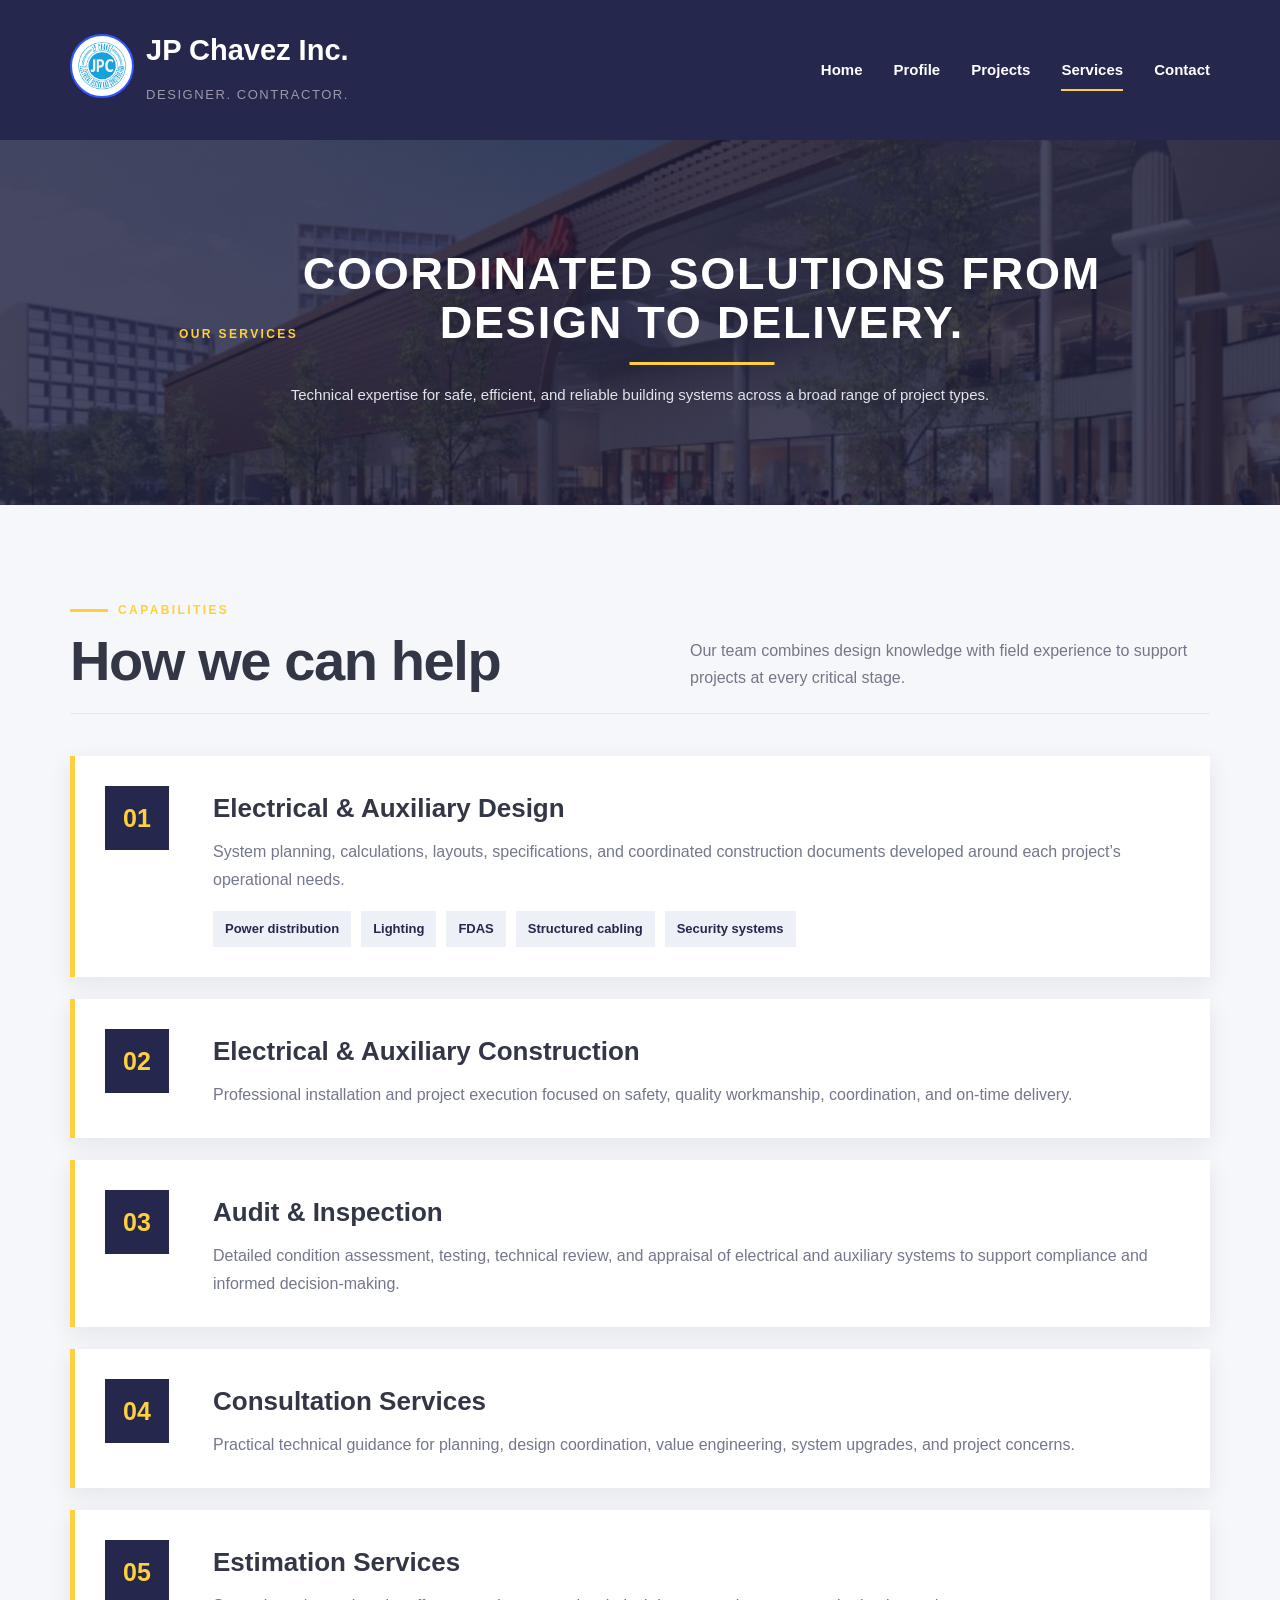
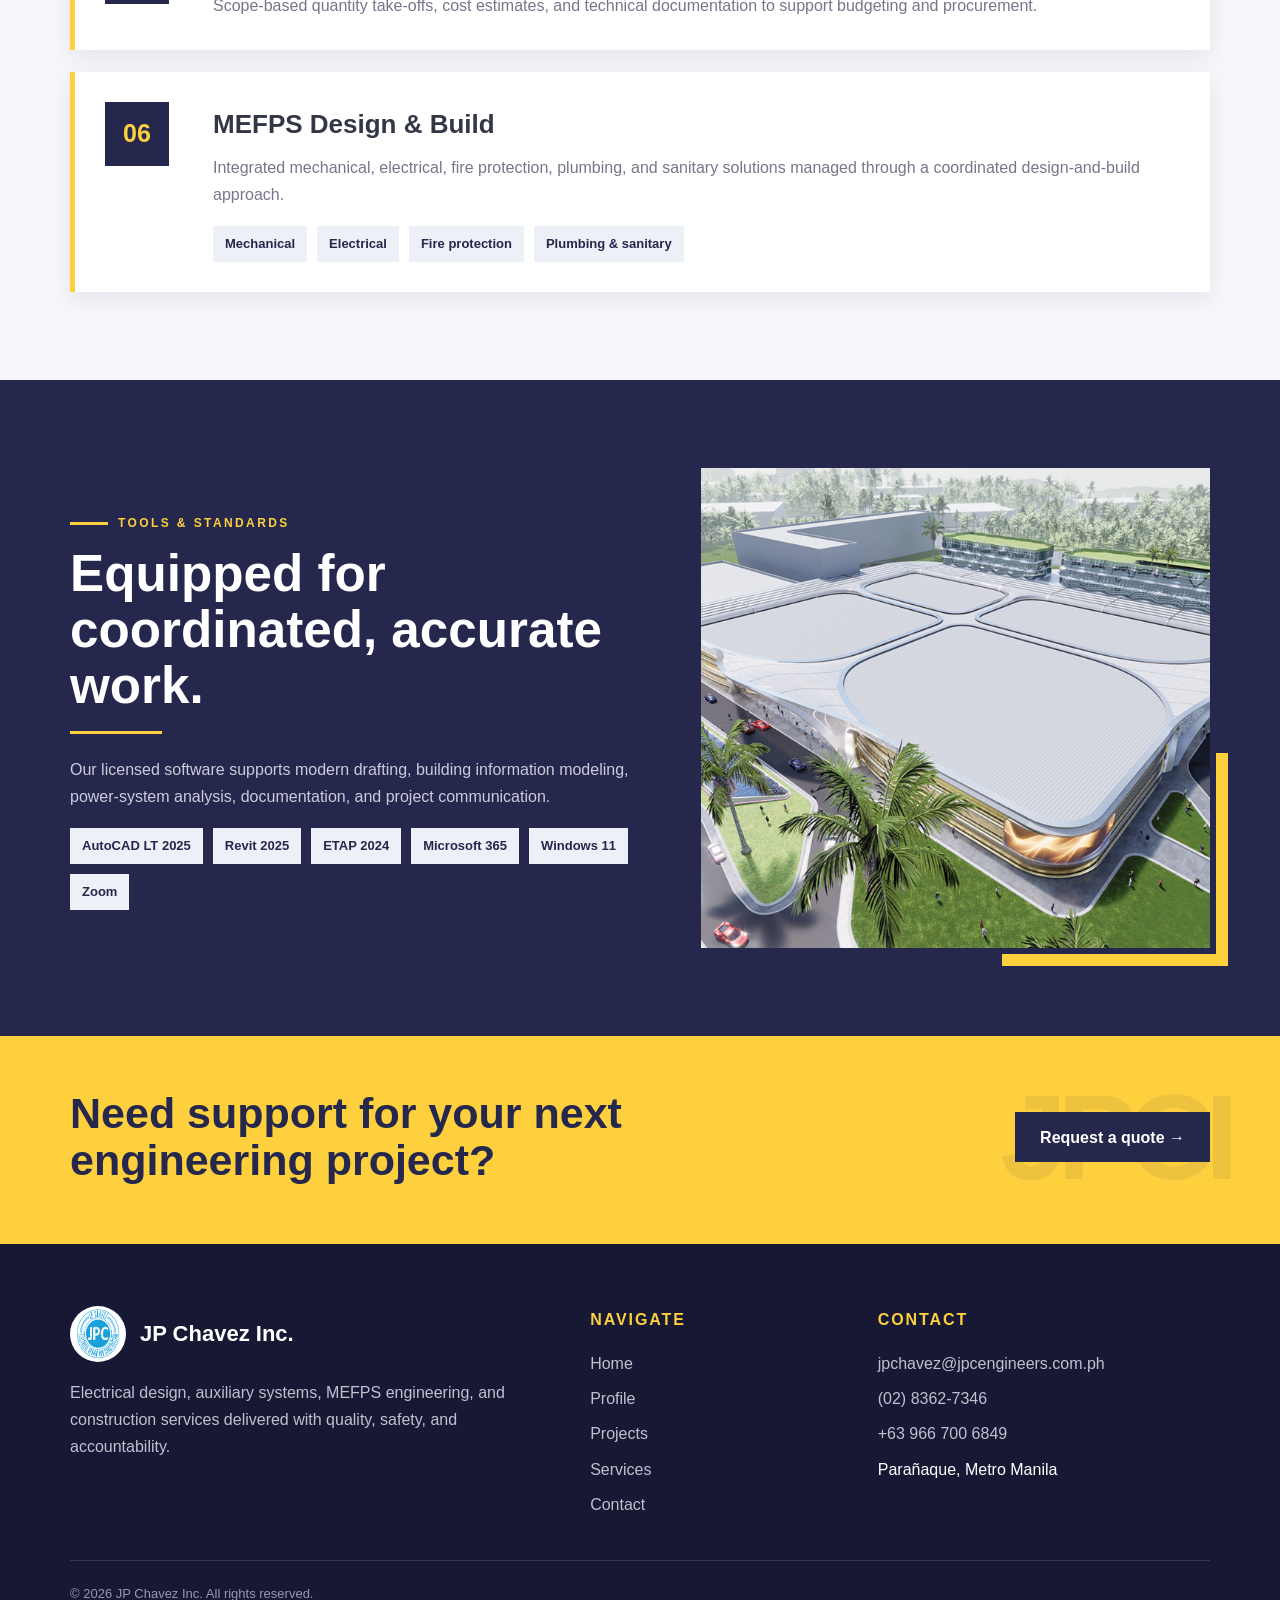
<file: services.html>
<!doctype html>
<html lang="en">
  <head>
    <meta charset="utf-8" />
    <meta name="viewport" content="width=device-width,initial-scale=1" />
    <meta
      name="description"
      content="Electrical and auxiliary design, construction, audit, inspection, consultation, estimation, and integrated MEFPS services from JP Chavez Inc."
    />
    <title>Services | JP Chavez Inc.</title>
    <link rel="stylesheet" href="assets/style.css" />
    <link rel="stylesheet" href="assets/template-theme.css" />
  </head>
  <body>
    <a class="skip-link" href="#main">Skip to content</a>
    <header class="site-header">
      <div class="container header-inner">
        <a class="brand" href="index.html"
          ><img src="assets/jpc-logo.png" alt="JP Chavez logo" /><span
            ><strong>JP Chavez Inc.</strong
            ><small>DESIGNER. CONTRACTOR.</small></span
          ></a
        ><button
          class="menu-toggle"
          aria-expanded="false"
          aria-label="Open navigation"
        >
          ☰
        </button>
        <nav class="nav" aria-label="Main navigation">
          <a href="index.html">Home</a><a href="profile.html">Profile</a
          ><a href="projects.html">Projects</a
          ><a href="services.html" aria-current="page">Services</a
          ><a href="contact.html">Contact</a>
        </nav>
      </div>
    </header>
    <main id="main">
      <section
        class="page-hero"
        style="
          background-image:
            linear-gradient(rgba(24, 26, 58, 0.8), rgba(24, 26, 58, 0.8)),
            url(&quot;assets/marquee-mall-expansion.png&quot;);
        "
      >
        <div class="page-intro">
          <span class="eyebrow">Our services</span>
          <h1>Coordinated solutions from<br />design to delivery.</h1>
          <p>
            Technical expertise for safe, efficient, and reliable building
            systems across a broad range of project types.
          </p>
        </div>
      </section>
      <section class="section section-soft">
        <div class="container">
          <div class="section-head">
            <div>
              <span class="eyebrow">Capabilities</span>
              <h2>How we can help</h2>
            </div>
            <p>
              Our team combines design knowledge with field experience to
              support projects at every critical stage.
            </p>
          </div>
          <div class="service-list">
            <article class="service-row">
              <div class="service-icon">01</div>
              <div>
                <h2>Electrical & Auxiliary Design</h2>
                <p>
                  System planning, calculations, layouts, specifications, and
                  coordinated construction documents developed around each
                  project’s operational needs.
                </p>
                <div class="systems">
                  <span class="tag">Power distribution</span
                  ><span class="tag">Lighting</span><span class="tag">FDAS</span
                  ><span class="tag">Structured cabling</span
                  ><span class="tag">Security systems</span>
                </div>
              </div>
            </article>
            <article class="service-row">
              <div class="service-icon">02</div>
              <div>
                <h2>Electrical & Auxiliary Construction</h2>
                <p>
                  Professional installation and project execution focused on
                  safety, quality workmanship, coordination, and on-time
                  delivery.
                </p>
              </div>
            </article>
            <article class="service-row">
              <div class="service-icon">03</div>
              <div>
                <h2>Audit & Inspection</h2>
                <p>
                  Detailed condition assessment, testing, technical review, and
                  appraisal of electrical and auxiliary systems to support
                  compliance and informed decision-making.
                </p>
              </div>
            </article>
            <article class="service-row">
              <div class="service-icon">04</div>
              <div>
                <h2>Consultation Services</h2>
                <p>
                  Practical technical guidance for planning, design
                  coordination, value engineering, system upgrades, and project
                  concerns.
                </p>
              </div>
            </article>
            <article class="service-row">
              <div class="service-icon">05</div>
              <div>
                <h2>Estimation Services</h2>
                <p>
                  Scope-based quantity take-offs, cost estimates, and technical
                  documentation to support budgeting and procurement.
                </p>
              </div>
            </article>
            <article class="service-row">
              <div class="service-icon">06</div>
              <div>
                <h2>MEFPS Design & Build</h2>
                <p>
                  Integrated mechanical, electrical, fire protection, plumbing,
                  and sanitary solutions managed through a coordinated
                  design-and-build approach.
                </p>
                <div class="systems">
                  <span class="tag">Mechanical</span
                  ><span class="tag">Electrical</span
                  ><span class="tag">Fire protection</span
                  ><span class="tag">Plumbing & sanitary</span>
                </div>
              </div>
            </article>
          </div>
        </div>
      </section>
      <section class="section section-dark">
        <div class="container intro-grid">
          <div class="intro-copy">
            <span class="eyebrow">Tools & standards</span>
            <h2>Equipped for coordinated, accurate work.</h2>
            <p style="color: #cbcddc">
              Our licensed software supports modern drafting, building
              information modeling, power-system analysis, documentation, and
              project communication.
            </p>
            <div class="systems">
              <span class="tag">AutoCAD LT 2025</span
              ><span class="tag">Revit 2025</span
              ><span class="tag">ETAP 2024</span
              ><span class="tag">Microsoft 365</span
              ><span class="tag">Windows 11</span><span class="tag">Zoom</span>
            </div>
          </div>
          <div class="intro-media">
            <img
              src="assets/casa-blanca-hoteland-casino.png"
              alt="Casa Blanca Hotel and Casino perspective"
            />
          </div>
        </div>
      </section>
      <section class="cta">
        <div class="container cta-inner">
          <h2>Need support for your next<br />engineering project?</h2>
          <a class="btn" href="contact.html">Request a quote →</a>
        </div>
      </section>
    </main>
    <footer class="site-footer">
      <div class="container">
        <div class="footer-grid">
          <div>
            <div class="footer-brand">
              <img src="assets/jpc-logo.png" alt="" /><strong
                >JP Chavez Inc.</strong
              >
            </div>
            <p>
              Electrical design, auxiliary systems, MEFPS engineering, and
              construction services delivered with quality, safety, and
              accountability.
            </p>
          </div>
          <div>
            <h3>Navigate</h3>
            <div class="footer-links">
              <a href="index.html">Home</a><a href="profile.html">Profile</a
              ><a href="projects.html">Projects</a
              ><a href="services.html">Services</a
              ><a href="contact.html">Contact</a>
            </div>
          </div>
          <div>
            <h3>Contact</h3>
            <div class="footer-links">
              <a href="mailto:jpchavez@jpcengineers.com.ph"
                >jpchavez@jpcengineers.com.ph</a
              ><a href="tel:+63283627346">(02) 8362-7346</a
              ><a href="tel:+639667006849">+63 966 700 6849</a
              ><span>Parañaque, Metro Manila</span>
            </div>
          </div>
        </div>
        <div class="copyright">
          © <span data-year></span> JP Chavez Inc. All rights reserved.
        </div>
      </div>
    </footer>
    <script src="assets/site.js"></script>
  </body>
</html>
</file>
<file: assets/style.css>
:root{--navy:#25274d;--navy-2:#171934;--yellow:#fed03d;--blue:#19a9e5;--ink:#202235;--muted:#6d7183;--line:#e8e9ef;--paper:#f6f7fa;--white:#fff;--shadow:0 20px 60px rgba(25,28,61,.13)}
*{box-sizing:border-box}html{scroll-behavior:smooth}body{margin:0;color:var(--ink);background:#fff;font:16px/1.7 Arial,Helvetica,sans-serif}img{max-width:100%;display:block}a{color:inherit;text-decoration:none}button,input,textarea{font:inherit}.container{width:min(1120px,calc(100% - 40px));margin:auto}.skip-link{position:fixed;top:-60px;left:16px;z-index:2000;background:var(--yellow);padding:10px 16px;font-weight:700}.skip-link:focus{top:12px}.site-header{position:sticky;top:0;z-index:1000;background:rgba(37,39,77,.98);box-shadow:0 4px 22px rgba(7,9,28,.18)}.header-inner{min-height:104px;display:flex;align-items:center;justify-content:space-between;gap:28px}.brand{display:flex;align-items:center;gap:14px;color:#fff}.brand img{width:58px;height:58px;object-fit:contain;background:#fff;border-radius:50%;padding:3px}.brand strong{display:block;font-size:24px;line-height:1.1}.brand small{display:block;color:#b7b8c8;font-size:11px;letter-spacing:.18em;margin-top:8px}.nav{display:flex;align-items:center;gap:28px}.nav a{position:relative;color:#fff;font-weight:700;font-size:14px;padding:11px 0}.nav a:after{content:"";position:absolute;left:0;right:0;bottom:4px;height:3px;background:var(--yellow);transform:scaleX(0);transition:.25s}.nav a:hover:after,.nav a[aria-current="page"]:after{transform:scaleX(1)}.menu-toggle{display:none;border:0;background:transparent;color:#fff;font-size:28px;padding:8px}.hero{position:relative;min-height:650px;display:grid;align-items:center;color:#fff;background:linear-gradient(90deg,rgba(18,20,51,.92) 0%,rgba(18,20,51,.65) 56%,rgba(18,20,51,.28) 100%),url('ayala-cerca.png') center/cover no-repeat}.hero-copy{max-width:760px;padding:95px 0}.eyebrow{display:inline-flex;align-items:center;gap:10px;color:var(--yellow);font-size:13px;font-weight:800;letter-spacing:.18em;text-transform:uppercase}.eyebrow:before{content:"";width:38px;height:3px;background:currentColor}.hero h1{font-size:clamp(44px,7vw,82px);line-height:1.02;margin:20px 0 22px;letter-spacing:-.035em}.hero h1 span{color:var(--yellow)}.hero p{max-width:680px;margin:0 0 34px;color:#e5e6ef;font-size:18px}.btn{display:inline-flex;align-items:center;justify-content:center;gap:10px;min-height:50px;padding:0 23px;border:2px solid var(--yellow);background:var(--yellow);color:var(--navy-2);font-weight:800;transition:.2s}.btn:hover{transform:translateY(-2px);box-shadow:0 10px 25px rgba(254,208,61,.22)}.btn-outline{background:transparent;color:#fff;margin-left:10px}.section{padding:92px 0}.section-soft{background:var(--paper)}.section-dark{background:var(--navy);color:#fff}.section-head{display:flex;justify-content:space-between;align-items:end;gap:30px;margin-bottom:42px}.section-head h2,.page-intro h1{font-size:clamp(34px,5vw,56px);line-height:1.08;margin:10px 0 0;letter-spacing:-.025em}.section-head p{max-width:520px;color:var(--muted);margin:0}.section-dark .section-head p{color:#cbcddc}.intro-grid{display:grid;grid-template-columns:1.05fr .95fr;gap:68px;align-items:center}.intro-media{position:relative}.intro-media img{width:100%;height:480px;object-fit:cover}.intro-media:after{content:"";position:absolute;right:-18px;bottom:-18px;width:42%;height:42%;border-right:12px solid var(--yellow);border-bottom:12px solid var(--yellow)}.intro-copy h2{font-size:clamp(34px,4vw,52px);line-height:1.1;margin:12px 0 22px}.intro-copy p{color:var(--muted)}.facts{display:grid;grid-template-columns:repeat(3,1fr);gap:1px;background:var(--line);margin-top:34px;border:1px solid var(--line)}.fact{padding:19px;background:#fff}.fact strong{display:block;color:var(--navy);font-size:24px}.fact span{font-size:12px;color:var(--muted);text-transform:uppercase;letter-spacing:.1em}.service-grid{display:grid;grid-template-columns:repeat(4,1fr);gap:18px}.service-card{padding:32px 25px;background:#fff;border-top:5px solid var(--yellow);box-shadow:var(--shadow)}.service-card .number{color:#c7c9d7;font-size:13px;font-weight:800}.service-card h3{font-size:21px;line-height:1.25;margin:25px 0 12px}.service-card p{margin:0;color:var(--muted);font-size:15px}.project-grid{display:grid;grid-template-columns:repeat(12,1fr);grid-auto-rows:270px;gap:18px}.project-card{position:relative;overflow:hidden;color:#fff}.project-card:nth-child(1){grid-column:span 7}.project-card:nth-child(2){grid-column:span 5}.project-card:nth-child(3){grid-column:span 5}.project-card:nth-child(4){grid-column:span 7}.project-card img{width:100%;height:100%;object-fit:cover;transition:.5s}.project-card:after{content:"";position:absolute;inset:0;background:linear-gradient(transparent 38%,rgba(12,14,37,.9))}.project-card:hover img{transform:scale(1.05)}.project-label{position:absolute;z-index:1;left:25px;bottom:20px}.project-label small{color:var(--yellow);text-transform:uppercase;letter-spacing:.14em}.project-label h3{margin:4px 0 0;font-size:23px}.cta{padding:54px 0;background:var(--yellow)}.cta-inner{display:flex;align-items:center;justify-content:space-between;gap:30px}.cta h2{font-size:clamp(27px,4vw,43px);line-height:1.1;margin:0;color:var(--navy)}.cta .btn{background:var(--navy);border-color:var(--navy);color:#fff}.page-hero{position:relative;min-height:390px;display:grid;place-items:center;text-align:center;color:#fff;background:linear-gradient(rgba(24,26,58,.78),rgba(24,26,58,.78)),url('monde-nissin.png') center/cover no-repeat}.page-intro{padding:55px 20px}.page-intro p{max-width:760px;margin:18px auto 0;color:#e2e3eb}.page-intro .eyebrow:before{display:none}.profile-story{display:grid;grid-template-columns:1fr 1fr;gap:70px;align-items:center}.profile-story h2,.founder-copy h2{font-size:42px;line-height:1.1;margin:0 0 22px}.profile-story p,.founder-copy p{color:var(--muted)}.mission-grid{display:grid;grid-template-columns:1fr 1fr;gap:24px}.mission-card{padding:40px;background:#fff;border-left:7px solid var(--yellow);box-shadow:var(--shadow)}.mission-card h3{font-size:29px;margin:0 0 14px}.founder-grid{display:grid;grid-template-columns:370px 1fr;gap:70px;align-items:center}.founder-photo{background:var(--paper);padding:20px;border-bottom:12px solid var(--yellow)}.founder-photo img{width:100%;max-height:520px;object-fit:contain}.service-list{display:grid;gap:22px}.service-row{display:grid;grid-template-columns:84px 1fr;gap:24px;padding:30px;background:#fff;border:1px solid var(--line)}.service-icon{width:64px;height:64px;display:grid;place-items:center;background:var(--navy);color:var(--yellow);font-size:25px;font-weight:900}.service-row h2{font-size:26px;margin:0 0 8px}.service-row p{color:var(--muted);margin:0}.systems{display:flex;flex-wrap:wrap;gap:10px;margin-top:18px}.tag{padding:7px 12px;background:#eef0f7;color:var(--navy);font-size:13px;font-weight:700}.contact-grid{display:grid;grid-template-columns:.9fr 1.1fr;gap:60px}.contact-details{display:grid;gap:16px}.contact-item{padding:23px;background:var(--paper);border-left:5px solid var(--yellow)}.contact-item strong{display:block;margin-bottom:4px;color:var(--navy)}.contact-item a{color:var(--muted)}.contact-form{padding:38px;background:var(--navy);color:#fff}.contact-form h2{font-size:34px;margin:0 0 7px}.contact-form>p{color:#c9cad6;margin:0 0 24px}.form-grid{display:grid;grid-template-columns:1fr 1fr;gap:16px}.field{display:grid;gap:7px}.field.full{grid-column:1/-1}.field label{font-size:13px;font-weight:700}.field input,.field textarea{width:100%;padding:13px 14px;border:1px solid #626580;background:#fff;color:var(--ink)}.field textarea{min-height:130px;resize:vertical}.form-note{margin:13px 0 0;color:#bfc1cf;font-size:13px}.map-placeholder{min-height:260px;margin-top:26px;display:grid;place-items:center;text-align:center;background:linear-gradient(135deg,#e9ebf2,#d8dbe7);color:var(--navy)}.site-footer{background:var(--navy-2);color:#fff;padding:62px 0 24px}.footer-grid{display:grid;grid-template-columns:1.4fr .7fr 1fr;gap:55px}.footer-brand{display:flex;align-items:center;gap:14px;margin-bottom:17px}.footer-brand img{width:56px;height:56px;background:#fff;border-radius:50%;padding:3px}.footer-brand strong{font-size:22px}.site-footer p,.site-footer a{color:#bfc1cf}.site-footer h3{font-size:16px;color:var(--yellow);text-transform:uppercase;letter-spacing:.12em;margin:0 0 17px}.footer-links{display:grid;gap:8px}.copyright{border-top:1px solid #333652;margin-top:42px;padding-top:22px;color:#9699ad;font-size:13px}
@media(max-width:900px){.header-inner{min-height:82px}.menu-toggle{display:block}.nav{position:absolute;top:100%;left:0;right:0;display:none;flex-direction:column;align-items:stretch;gap:0;padding:12px 20px 22px;background:var(--navy);border-top:1px solid #3d4069}.nav.open{display:flex}.nav a{padding:12px}.nav a:after{display:none}.hero{min-height:580px}.intro-grid,.profile-story,.founder-grid,.contact-grid{grid-template-columns:1fr;gap:42px}.intro-media{order:-1}.service-grid{grid-template-columns:1fr 1fr}.founder-photo{max-width:430px}.footer-grid{grid-template-columns:1fr 1fr}.footer-grid>div:first-child{grid-column:1/-1}}
@media(max-width:620px){.container{width:min(100% - 28px,1120px)}.brand strong{font-size:19px}.brand small{font-size:9px}.brand img{width:48px;height:48px}.hero{min-height:590px}.hero-copy{padding:72px 0}.hero h1{font-size:45px}.hero p{font-size:16px}.btn{width:100%;margin:0 0 10px}.btn-outline{margin-left:0}.section{padding:68px 0}.section-head{display:block}.section-head p{margin-top:16px}.intro-media img{height:340px}.facts{grid-template-columns:1fr}.service-grid{grid-template-columns:1fr}.project-grid{display:block}.project-card{height:280px;margin-bottom:15px}.mission-grid{grid-template-columns:1fr}.founder-grid{grid-template-columns:1fr}.service-row{grid-template-columns:58px 1fr;padding:22px 18px}.service-icon{width:50px;height:50px}.cta-inner{display:block}.cta .btn{margin-top:25px}.form-grid{grid-template-columns:1fr}.field.full{grid-column:auto}.contact-form{padding:27px 20px}.footer-grid{grid-template-columns:1fr}.footer-grid>div:first-child{grid-column:auto}}
.portfolio-grid{display:grid;grid-template-columns:repeat(2,1fr);gap:24px}.portfolio-card{background:#fff;box-shadow:var(--shadow);overflow:hidden}.portfolio-card img{width:100%;height:310px;object-fit:cover;transition:transform .45s ease}.portfolio-card:hover img{transform:scale(1.035)}.portfolio-copy{padding:25px}.portfolio-copy small{color:#777b8d;font-size:12px;font-weight:800;letter-spacing:.13em;text-transform:uppercase}.portfolio-copy h2{font-size:25px;line-height:1.2;margin:7px 0 8px}.portfolio-copy p{margin:0;color:var(--muted);font-size:15px}@media(max-width:620px){.portfolio-grid{grid-template-columns:1fr}.portfolio-card img{height:240px}}
</file>
<file: assets/template-theme.css>
:root{--navy:#25274d;--navy-deep:#1b1d3c;--yellow:#fed03d;--blue:#3155ff;--text:#333645;--muted:#747789;--soft:#f5f6f8;--line:#e7e8ed}body{color:var(--text);background:#fff;font-family:Arial,Helvetica,sans-serif}.container{width:min(1140px,calc(100% - 48px))}.site-header{min-height:140px;background:#25274d;box-shadow:none}.header-inner{min-height:140px}.brand{align-items:flex-start;gap:12px}.brand img{flex:0 0 64px;width:64px;height:64px;border:2px solid #3155ff;padding:2px}.brand strong{font-size:29px;line-height:1.15}.brand small{margin-top:17px;color:#9999a8;font-size:13px;font-weight:400;letter-spacing:.12em}.nav{gap:31px}.nav a{font-size:15px;font-weight:600;padding:10px 0}.nav a:after{bottom:2px;height:2px}.hero{min-height:590px;background-position:center 44%}.hero:after{content:"";position:absolute;right:0;bottom:0;width:42%;height:8px;background:var(--yellow)}.hero-copy{position:relative;z-index:1;max-width:780px;padding:85px 0}.hero h1{max-width:760px;font-size:clamp(46px,6vw,76px);text-transform:none}.hero p{max-width:700px;font-size:17px;line-height:1.75}.eyebrow{font-size:12px;letter-spacing:.2em}.section{padding:88px 0}.section-head{padding-bottom:22px;border-bottom:1px solid var(--line)}.section-head h2,.page-intro h1{font-weight:700}.intro-copy h2,.profile-story h2,.founder-copy h2{position:relative;padding-bottom:19px}.intro-copy h2:after,.profile-story h2:after,.founder-copy h2:after{content:"";position:absolute;left:0;bottom:0;width:92px;height:3px;background:var(--yellow)}.facts{border:0;background:transparent;gap:12px}.fact{border-left:4px solid var(--yellow);background:var(--soft)}.service-card{border-top:0;border-bottom:5px solid var(--yellow);box-shadow:0 8px 26px rgba(28,30,64,.1)}.service-card .number{display:inline-grid;place-items:center;width:36px;height:36px;background:var(--navy);color:var(--yellow)}.project-card,.portfolio-card,.intro-media img,.founder-photo,.contact-form{border-radius:0}.page-hero{min-height:365px;padding:70px 5%;background-position:center;background-size:cover}.page-intro{width:min(1120px,100%);padding:0}.page-intro .eyebrow{color:var(--yellow)}.page-intro h1{position:relative;display:inline-block;padding-bottom:17px;color:#fff;font-size:clamp(30px,4vw,45px);line-height:1.1;text-transform:uppercase;letter-spacing:.04em}.page-intro h1:after{content:"";position:absolute;left:50%;bottom:0;width:145px;height:3px;background:var(--yellow);transform:translateX(-50%)}.page-intro p{font-size:15px;line-height:1.55}.mission-card{border-left:0;border-top:5px solid var(--yellow);box-shadow:0 8px 26px rgba(28,30,64,.1)}.service-row{border:0;border-left:5px solid var(--yellow);box-shadow:0 7px 22px rgba(28,30,64,.08)}.portfolio-card{border-bottom:4px solid var(--yellow);box-shadow:0 8px 26px rgba(28,30,64,.1)}.portfolio-copy h2{color:var(--navy)}.contact-item{background:#fff;border:1px solid var(--line);border-left:5px solid var(--yellow)}.contact-form{border-top:7px solid var(--yellow)}.cta{position:relative;overflow:hidden}.cta:after{content:"JPCI";position:absolute;right:4%;top:50%;transform:translateY(-50%);color:rgba(37,39,77,.08);font-size:120px;font-weight:900;letter-spacing:-.08em}.cta-inner{position:relative;z-index:1}.site-footer{border-top:5px solid var(--yellow)}
@media(max-width:900px){.site-header,.header-inner{min-height:0}.header-inner{padding:20px 0}.brand{align-items:center}.brand small{margin-top:8px}.nav{gap:0}.hero{min-height:560px}.page-hero{min-height:320px}}
@media(max-width:620px){.container{width:min(100% - 30px,1140px)}.brand img{flex-basis:52px;width:52px;height:52px}.brand strong{font-size:23px}.brand small{font-size:10px}.hero h1{font-size:43px}.page-intro h1{font-size:28px}.cta:after{display:none}}
body{animation:pageEnter .55s cubic-bezier(.22,.61,.36,1) both;transition:opacity .22s ease,transform .22s ease}body.page-leaving{opacity:0;transform:translateY(6px)}@keyframes pageEnter{from{opacity:0;transform:translateY(8px)}to{opacity:1;transform:none}}.motion-ready .reveal{opacity:0;transform:translateY(30px);transition:opacity .72s cubic-bezier(.22,.61,.36,1),transform .72s cubic-bezier(.22,.61,.36,1)}.motion-ready .reveal.reveal-left{transform:translateX(-34px)}.motion-ready .reveal.reveal-right{transform:translateX(34px)}.motion-ready .reveal.is-visible{opacity:1;transform:none}.btn,.nav a,.service-card,.mission-card,.service-row,.portfolio-card,.project-card,.contact-item,.fact,.brand img{transition:transform .28s ease,box-shadow .28s ease,background-color .28s ease,color .28s ease,border-color .28s ease}.service-card:hover,.mission-card:hover,.service-row:hover,.portfolio-card:hover,.contact-item:hover,.fact:hover{transform:translateY(-5px);box-shadow:0 16px 38px rgba(28,30,64,.14)}.brand:hover img{transform:rotate(-3deg) scale(1.04)}.intro-media img,.founder-photo img{transition:transform .65s cubic-bezier(.22,.61,.36,1)}.intro-media:hover img,.founder-photo:hover img{transform:scale(1.025)}
@media(prefers-reduced-motion:reduce){html{scroll-behavior:auto}*,*::before,*::after{animation-duration:.01ms!important;animation-iteration-count:1!important;scroll-behavior:auto!important;transition-duration:.01ms!important}.motion-ready .reveal{opacity:1!important;transform:none!important}}
</file>
